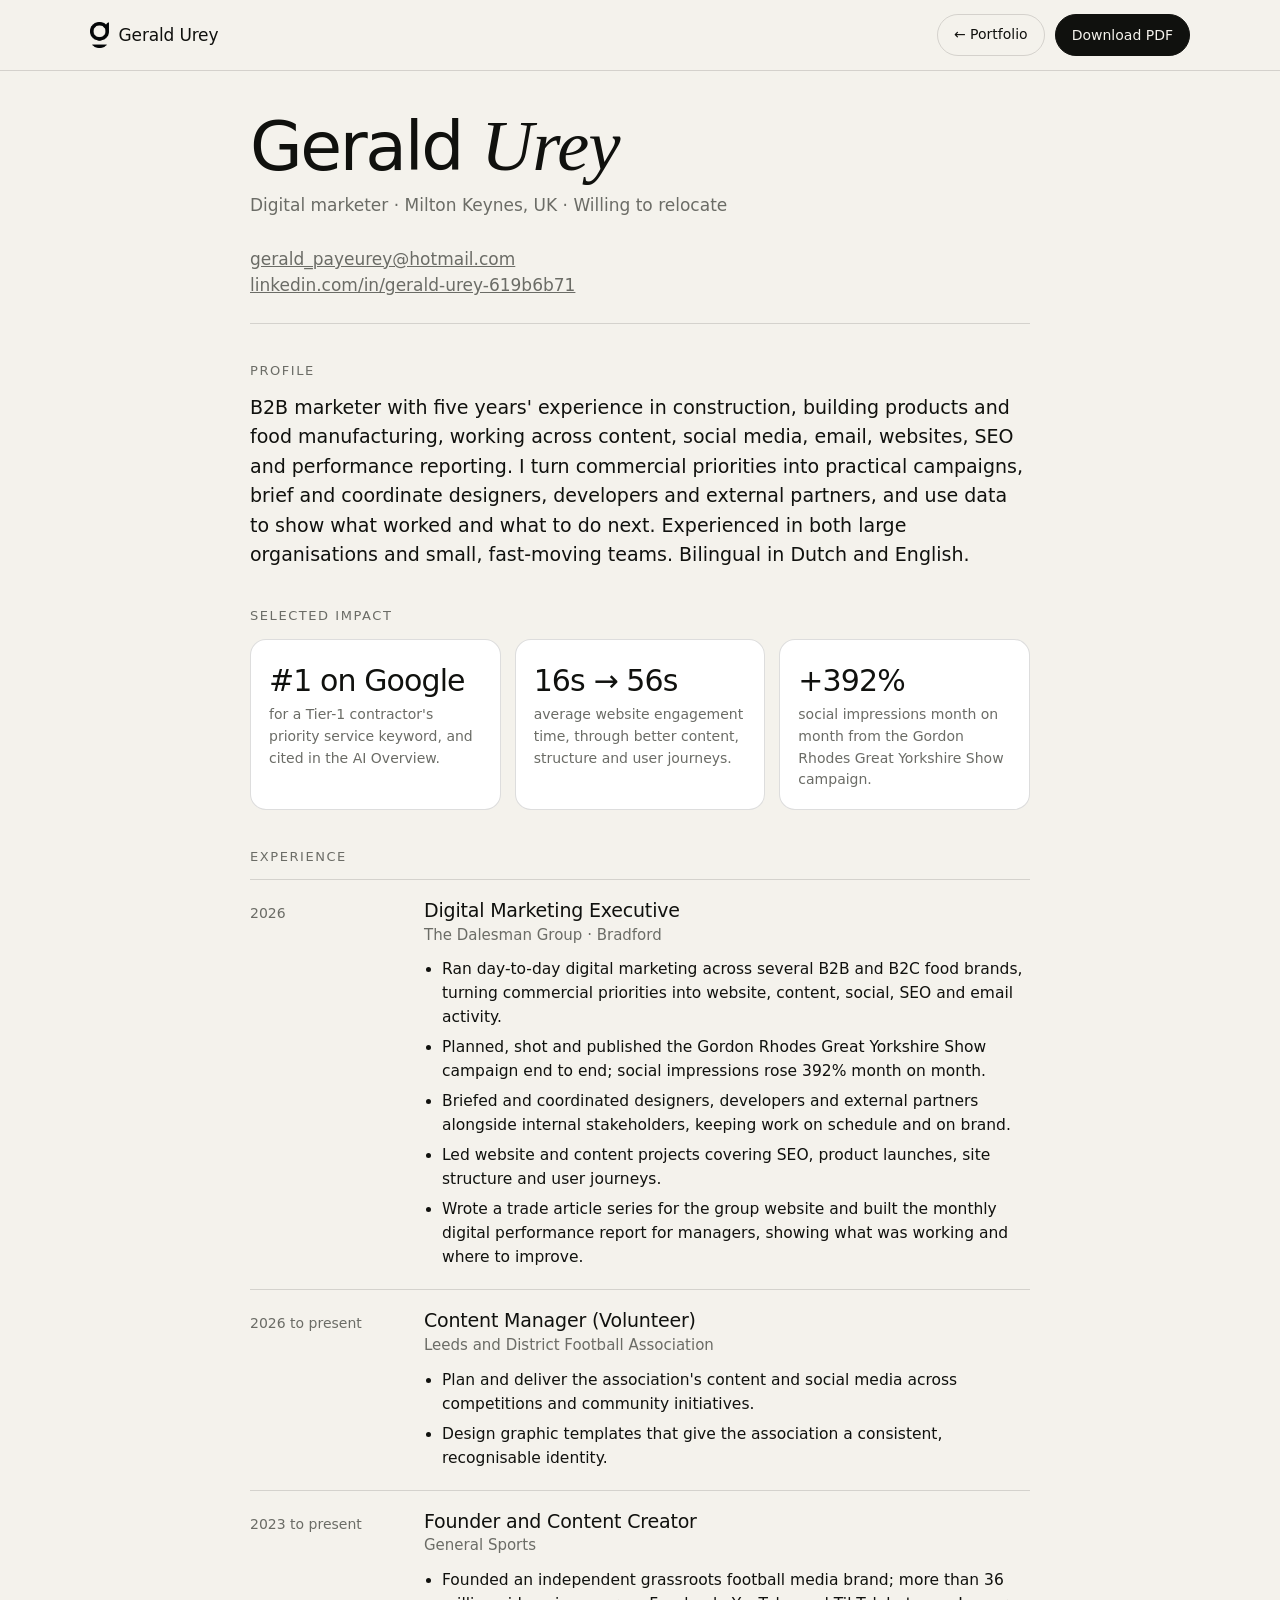
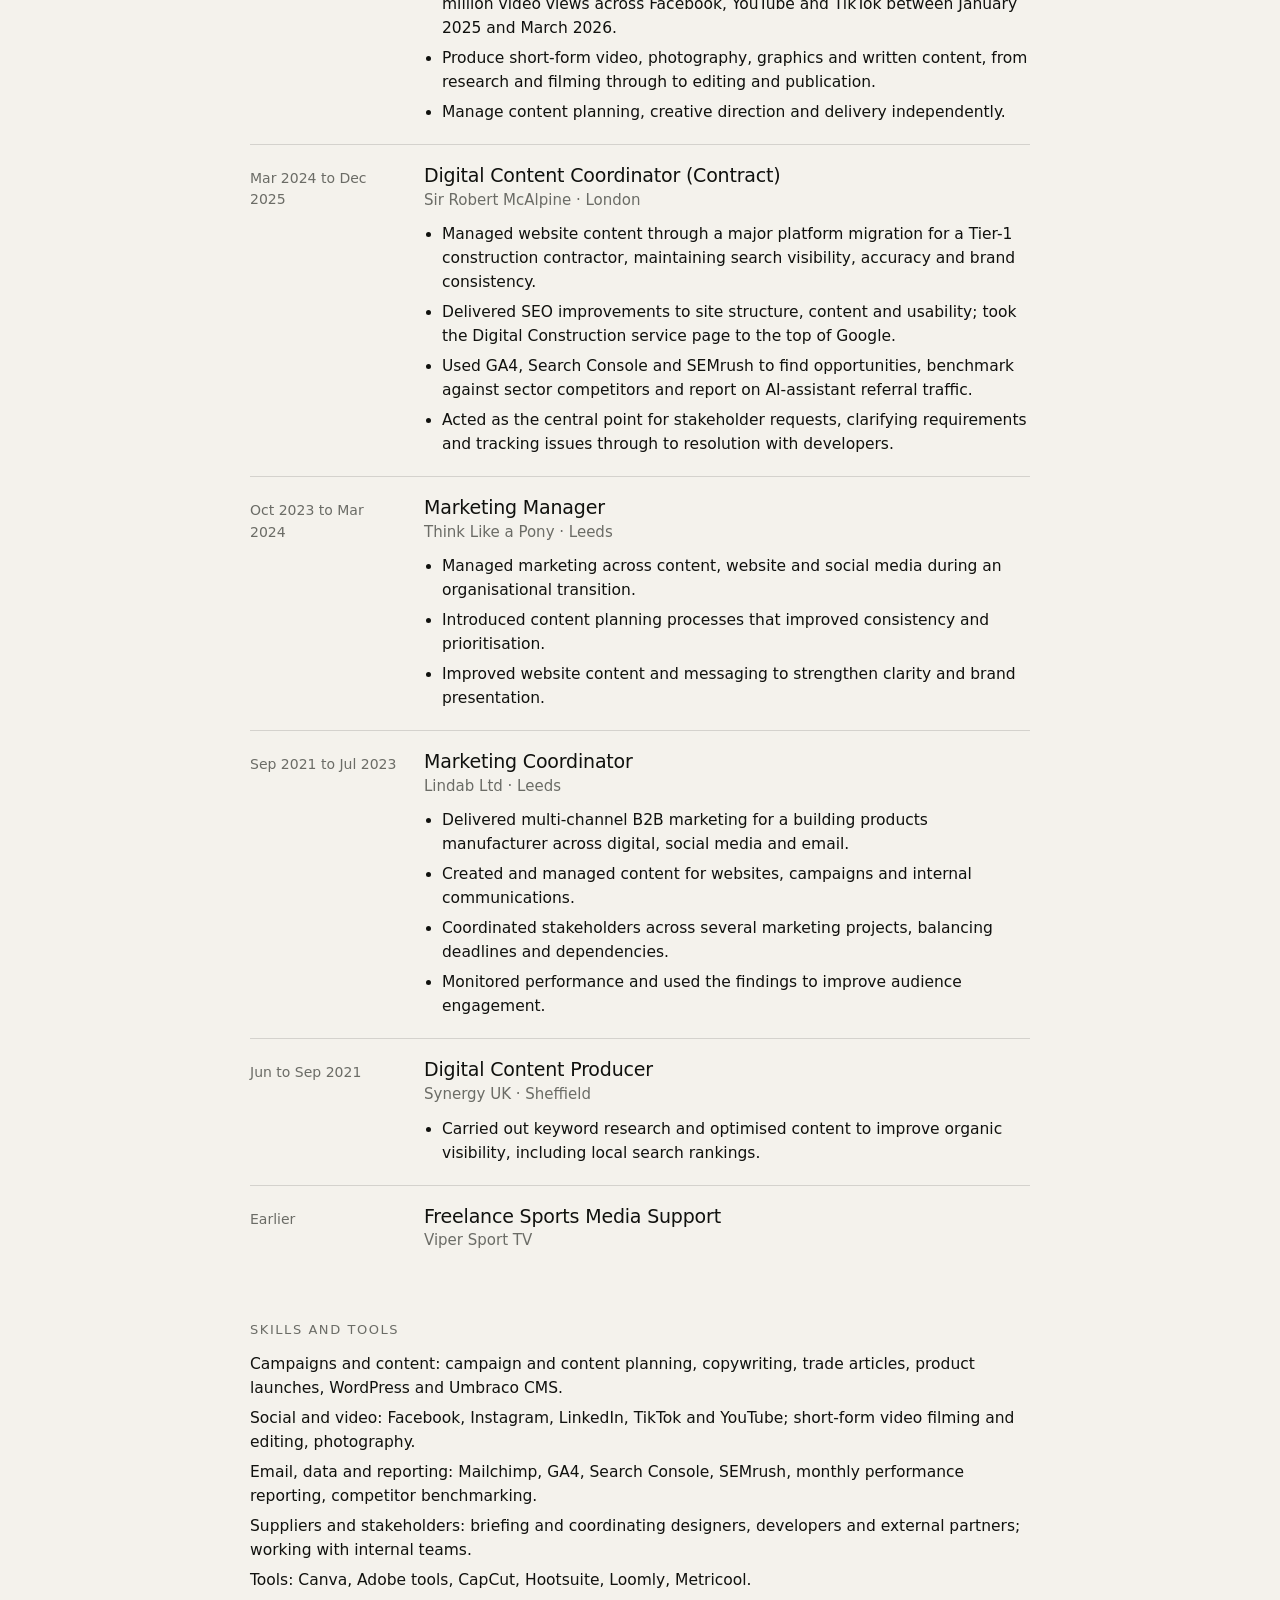
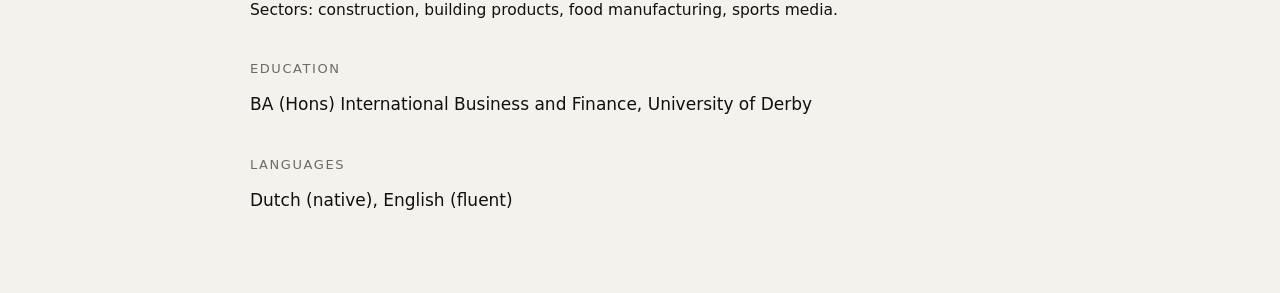
<file: cv.html>
<!doctype html>
<html lang="en-GB">
<head>
<meta charset="utf-8">
<meta name="viewport" content="width=device-width, initial-scale=1">
<meta http-equiv="Content-Security-Policy" content="default-src 'self'; script-src 'self' https://cdnjs.cloudflare.com; style-src 'self' 'unsafe-inline' https://fonts.googleapis.com; font-src https://fonts.gstatic.com; img-src 'self' data:; media-src 'self'; connect-src 'self'; object-src 'none'; base-uri 'self'; form-action 'none'; upgrade-insecure-requests">
<meta name="referrer" content="strict-origin-when-cross-origin">
<title>Gerald Urey | CV</title>
<meta name="description" content="CV of Gerald Urey, digital marketer: SEO, content, campaigns, social and reporting.">
<link rel="icon" href="assets/img/logo.webp">
<link rel="preconnect" href="https://fonts.googleapis.com">
<link rel="preconnect" href="https://fonts.gstatic.com" crossorigin>
<link href="https://fonts.googleapis.com/css2?family=Geist:wght@400;500;600&family=Instrument+Serif:ital@0;1&display=swap" rel="stylesheet">
<link rel="stylesheet" href="css/style.css">
<style>
  .cv { max-width: 860px; margin: 0 auto; padding: 110px var(--gut) 80px; }
  .cv-top { display: flex; justify-content: space-between; align-items: flex-end; gap: 20px; flex-wrap: wrap; padding-bottom: 24px; border-bottom: 1px solid var(--line); }
  .cv h1 { font-size: clamp(40px, 7vw, 68px); }
  .cv-top p { color: var(--muted); margin-top: 8px; }
  .cv h2 { font-size: 13px; letter-spacing: .12em; text-transform: uppercase; color: var(--muted); font-weight: 500; margin: 40px 0 16px; }
  .cv .summary { font-size: 19px; max-width: 64ch; }
  .impact { display: grid; grid-template-columns: repeat(3, 1fr); gap: 14px; }
  .impact div { border: 1px solid var(--line); border-radius: 16px; padding: 18px; background: var(--card); font-size: 14px; color: var(--muted); }
  .impact b { display: block; font-size: 30px; font-weight: 500; letter-spacing: -.03em; color: var(--ink); }
  .job { display: grid; grid-template-columns: 150px 1fr; gap: 6px 24px; padding: 20px 0; border-top: 1px solid var(--line); break-inside: avoid; }
  .job time { color: var(--muted); font-size: 14px; padding-top: 3px; }
  .job h3 { font-size: 19px; letter-spacing: -.01em; }
  .job .org { color: var(--muted); font-size: 15px; margin: 2px 0 10px; }
  .job ul, .skills { padding-left: 18px; font-size: 15.5px; display: grid; gap: 6px; }
  .skills { padding: 0; list-style: none; }
  .skills b { font-weight: 500; }
  @media (max-width: 640px) { .job { grid-template-columns: 1fr; } .impact { grid-template-columns: 1fr; } }
  @media print {
    @page { margin: 14mm; }
    body { background: #fff; font-size: 10.5pt; }
    .nav, .no-print { display: none !important; }
    .cv { padding: 0; max-width: none; }
    .cv h1 { font-size: 30pt; }
    .cv h2 { margin: 18pt 0 8pt; }
    .job { padding: 9pt 0; grid-template-columns: 105pt 1fr; }
    .cv .summary { font-size: 11pt; }
    .impact b { font-size: 16pt; }
    .impact div { padding: 8pt; }
    a { text-decoration: none; }
  }
</style>
</head>
<body>

<header class="nav scrolled">
  <div class="wrap">
    <a class="brand" href="index.html"><img src="assets/img/logo.webp" alt=""><span>Gerald Urey</span></a>
    <div style="display:flex;gap:10px">
      <a class="btn ghost small" href="index.html">← Portfolio</a>
      <button class="btn small" id="print" type="button" style="cursor:pointer;font-family:inherit">Download PDF</button>
    </div>
  </div>
</header>

<!--
  HOW TO EDIT THIS CV
  Change any text below and save the file. Each job is one <article class="job"> block:
  copy a block to add a job, delete a block to remove one.
  "Download PDF" opens the print window: choose "Save as PDF".
-->
<main class="cv">
  <div class="cv-top">
    <div>
      <h1>Gerald <em>Urey</em></h1>
      <p>Digital marketer · Milton Keynes, UK · Willing to relocate</p>
    </div>
    <p><a href="mailto:gerald_payeurey@hotmail.com">gerald_payeurey@hotmail.com</a><br><a href="https://www.linkedin.com/in/gerald-urey-619b6b71/" target="_blank" rel="noopener">linkedin.com/in/gerald-urey-619b6b71</a></p>
  </div>

  <h2>Profile</h2>
  <p class="summary">B2B marketer with five years' experience in construction, building products and food manufacturing, working across content, social media, email, websites, SEO and performance reporting. I turn commercial priorities into practical campaigns, brief and coordinate designers, developers and external partners, and use data to show what worked and what to do next. Experienced in both large organisations and small, fast-moving teams. Bilingual in Dutch and English.</p>

  <h2>Selected impact</h2>
  <div class="impact">
    <div><b>#1 on Google</b>for a Tier-1 contractor's priority service keyword, and cited in the AI Overview.</div>
    <div><b>16s → 56s</b>average website engagement time, through better content, structure and user journeys.</div>
    <div><b>+392%</b>social impressions month on month from the Gordon Rhodes Great Yorkshire Show campaign.</div>
  </div>

  <h2>Experience</h2>

  <article class="job">
    <time>2026</time>
    <div>
      <h3>Digital Marketing Executive</h3>
      <p class="org">The Dalesman Group · Bradford</p>
      <ul>
        <li>Ran day-to-day digital marketing across several B2B and B2C food brands, turning commercial priorities into website, content, social, SEO and email activity.</li>
        <li>Planned, shot and published the Gordon Rhodes Great Yorkshire Show campaign end to end; social impressions rose 392% month on month.</li>
        <li>Briefed and coordinated designers, developers and external partners alongside internal stakeholders, keeping work on schedule and on brand.</li>
        <li>Led website and content projects covering SEO, product launches, site structure and user journeys.</li>
        <li>Wrote a trade article series for the group website and built the monthly digital performance report for managers, showing what was working and where to improve.</li>
      </ul>
    </div>
  </article>

  <article class="job">
    <time>2026 to present</time>
    <div>
      <h3>Content Manager (Volunteer)</h3>
      <p class="org">Leeds and District Football Association</p>
      <ul>
        <li>Plan and deliver the association's content and social media across competitions and community initiatives.</li>
        <li>Design graphic templates that give the association a consistent, recognisable identity.</li>
      </ul>
    </div>
  </article>

  <article class="job">
    <time>2023 to present</time>
    <div>
      <h3>Founder and Content Creator</h3>
      <p class="org">General Sports</p>
      <ul>
        <li>Founded an independent grassroots football media brand; more than 36 million video views across Facebook, YouTube and TikTok between January 2025 and March 2026.</li>
        <li>Produce short-form video, photography, graphics and written content, from research and filming through to editing and publication.</li>
        <li>Manage content planning, creative direction and delivery independently.</li>
      </ul>
    </div>
  </article>

  <article class="job">
    <time>Mar 2024 to Dec 2025</time>
    <div>
      <h3>Digital Content Coordinator (Contract)</h3>
      <p class="org">Sir Robert McAlpine · London</p>
      <ul>
        <li>Managed website content through a major platform migration for a Tier-1 construction contractor, maintaining search visibility, accuracy and brand consistency.</li>
        <li>Delivered SEO improvements to site structure, content and usability; took the Digital Construction service page to the top of Google.</li>
        <li>Used GA4, Search Console and SEMrush to find opportunities, benchmark against sector competitors and report on AI-assistant referral traffic.</li>
        <li>Acted as the central point for stakeholder requests, clarifying requirements and tracking issues through to resolution with developers.</li>
      </ul>
    </div>
  </article>

  <article class="job">
    <time>Oct 2023 to Mar 2024</time>
    <div>
      <h3>Marketing Manager</h3>
      <p class="org">Think Like a Pony · Leeds</p>
      <ul>
        <li>Managed marketing across content, website and social media during an organisational transition.</li>
        <li>Introduced content planning processes that improved consistency and prioritisation.</li>
        <li>Improved website content and messaging to strengthen clarity and brand presentation.</li>
      </ul>
    </div>
  </article>

  <article class="job">
    <time>Sep 2021 to Jul 2023</time>
    <div>
      <h3>Marketing Coordinator</h3>
      <p class="org">Lindab Ltd · Leeds</p>
      <ul>
        <li>Delivered multi-channel B2B marketing for a building products manufacturer across digital, social media and email.</li>
        <li>Created and managed content for websites, campaigns and internal communications.</li>
        <li>Coordinated stakeholders across several marketing projects, balancing deadlines and dependencies.</li>
        <li>Monitored performance and used the findings to improve audience engagement.</li>
      </ul>
    </div>
  </article>

  <article class="job">
    <time>Jun to Sep 2021</time>
    <div>
      <h3>Digital Content Producer</h3>
      <p class="org">Synergy UK · Sheffield</p>
      <ul>
        <li>Carried out keyword research and optimised content to improve organic visibility, including local search rankings.</li>
      </ul>
    </div>
  </article>

  <article class="job">
    <time>Earlier</time>
    <div>
      <h3>Freelance Sports Media Support</h3>
      <p class="org">Viper Sport TV</p>
    </div>
  </article>

  <h2>Skills and tools</h2>
  <ul class="skills">
    <li><b>Campaigns and content:</b> campaign and content planning, copywriting, trade articles, product launches, WordPress and Umbraco CMS.</li>
    <li><b>Social and video:</b> Facebook, Instagram, LinkedIn, TikTok and YouTube; short-form video filming and editing, photography.</li>
    <li><b>Email, data and reporting:</b> Mailchimp, GA4, Search Console, SEMrush, monthly performance reporting, competitor benchmarking.</li>
    <li><b>Suppliers and stakeholders:</b> briefing and coordinating designers, developers and external partners; working with internal teams.</li>
    <li><b>Tools:</b> Canva, Adobe tools, CapCut, Hootsuite, Loomly, Metricool.</li>
    <li><b>Sectors:</b> construction, building products, food manufacturing, sports media.</li>
  </ul>

  <h2>Education</h2>
  <p>BA (Hons) International Business and Finance, University of Derby</p>

  <h2>Languages</h2>
  <p>Dutch (native), English (fluent)</p>
</main>
<script src="js/cv.js"></script>
</body>
</html>
</file>
<file: css/style.css>
/* Gerald Urey portfolio. Edit colours and fonts here. */
:root {
  --paper: #f4f2ec;
  --ink: #10110e;
  --muted: #6b6c66;
  --line: rgba(16, 17, 14, .14);
  --accent: #ff4f1f;
  --card: #ffffff;
  --dark: #10110e;
  --dark-2: #1a1b17;
  --on-dark: #f4f2ec;
  --on-dark-muted: #a3a49c;
  --line-dark: rgba(244, 242, 236, .16);
  --sans: "Geist", system-ui, -apple-system, "Segoe UI", sans-serif;
  --serif: "Instrument Serif", Georgia, serif;
  --wrap: 1180px;
  --gut: clamp(16px, 4vw, 40px);
}
* { box-sizing: border-box; margin: 0; }
html { scroll-behavior: smooth; -webkit-text-size-adjust: 100%; }
body { background: var(--paper); color: var(--ink); font-family: var(--sans); font-size: 17px; line-height: 1.55; -webkit-font-smoothing: antialiased; overflow-x: hidden; }
img, video { max-width: 100%; display: block; }
a { color: inherit; }
.wrap { max-width: var(--wrap); margin: 0 auto; padding: 0 var(--gut); }
em, .serif { font-family: var(--serif); font-style: italic; font-weight: 400; letter-spacing: -.01em; }
.eyebrow { font-size: 13px; letter-spacing: .12em; text-transform: uppercase; color: var(--muted); font-weight: 500; }
h1, h2, h3 { font-weight: 500; letter-spacing: -.035em; line-height: 1.02; text-wrap: balance; }
h1 { font-size: clamp(44px, 8.4vw, 124px); }
h2 { font-size: clamp(34px, 5.4vw, 76px); }
h3 { font-size: clamp(22px, 2.4vw, 30px); letter-spacing: -.02em; line-height: 1.15; }
h1 em, h2 em { font-size: 1.06em; }
p { text-wrap: pretty; }
.lede { font-size: clamp(18px, 1.7vw, 22px); color: var(--muted); max-width: 46ch; }
:focus-visible { outline: 2px solid var(--accent); outline-offset: 3px; border-radius: 4px; }

/* Nav */
.nav { position: fixed; inset: 0 0 auto 0; z-index: 50; padding: 14px 0; transition: background .3s, border-color .3s; border-bottom: 1px solid transparent; }
.nav.scrolled { background: rgba(244, 242, 236, .82); backdrop-filter: blur(14px); -webkit-backdrop-filter: blur(14px); border-color: var(--line); }
.nav .wrap { display: flex; align-items: center; justify-content: space-between; gap: 20px; }
.brand { display: flex; align-items: center; gap: 10px; text-decoration: none; font-weight: 500; letter-spacing: -.01em; }
.brand img { height: 26px; width: auto; }
.nav-links { display: flex; gap: 26px; font-size: 15px; }
.nav-links a { text-decoration: none; color: var(--muted); transition: color .2s; }
.nav-links a:hover { color: var(--ink); }
@media (max-width: 820px) { .nav-links { display: none; } }

/* Buttons */
.btn { display: inline-flex; align-items: center; gap: 10px; padding: 13px 22px; border-radius: 999px; background: var(--ink); color: var(--paper); text-decoration: none; font-weight: 500; font-size: 16px; border: 1px solid var(--ink); transition: transform .25s, background .25s, color .25s; }
.btn:hover { transform: translateY(-2px); background: var(--accent); border-color: var(--accent); color: #fff; }
.btn .arr { transition: transform .25s; }
.btn:hover .arr { transform: translateX(4px); }
.btn.ghost { background: transparent; color: var(--ink); border-color: var(--line); }
.btn.ghost:hover { background: var(--ink); color: var(--paper); border-color: var(--ink); }
.btn.small { padding: 9px 16px; font-size: 14px; }
.dark .btn { background: var(--on-dark); color: var(--ink); border-color: var(--on-dark); }
.dark .btn:hover { background: var(--accent); border-color: var(--accent); color: #fff; }

/* Hero */
.hero { min-height: 100svh; display: flex; flex-direction: column; justify-content: flex-end; padding: 120px 0 clamp(36px, 6vw, 72px); }
.pill { display: inline-flex; align-items: center; gap: 10px; font-size: 14px; padding: 7px 14px; border: 1px solid var(--line); border-radius: 999px; margin-bottom: clamp(22px, 3vw, 36px); background: rgba(255, 255, 255, .5); }
.pill i { width: 8px; height: 8px; border-radius: 50%; background: #2fb66a; box-shadow: 0 0 0 0 rgba(47, 182, 106, .5); animation: pulse 2.2s infinite; }
@keyframes pulse { 70% { box-shadow: 0 0 0 9px rgba(47, 182, 106, 0); } 100% { box-shadow: 0 0 0 0 rgba(47, 182, 106, 0); } }
.hero h1 .line { display: block; overflow: hidden; padding-bottom: .08em; }
.hero h1 .line span { display: inline-block; }
.hero-foot { display: grid; grid-template-columns: 1fr auto; gap: 28px; align-items: end; margin-top: clamp(28px, 4vw, 52px); padding-top: 26px; border-top: 1px solid var(--line); }
.hero-cta { display: flex; gap: 12px; flex-wrap: wrap; }
@media (max-width: 720px) { .hero-foot { grid-template-columns: 1fr; } }

/* Proof strip */
.proof { border-block: 1px solid var(--line); }
.proof .wrap { display: grid; grid-template-columns: repeat(4, 1fr); }
.stat { padding: clamp(24px, 3vw, 44px) clamp(18px, 3vw, 40px); border-left: 1px solid var(--line); }
.stat:first-child { border-left: 0; padding-left: 0; }
.stat b { display: block; font-size: clamp(32px, 3.8vw, 52px); font-weight: 500; letter-spacing: -.04em; line-height: 1; font-variant-numeric: tabular-nums; }
.stat > span { display: block; margin-top: 12px; font-size: 14px; color: var(--muted); max-width: 22ch; }
@media (max-width: 820px) { .proof .wrap { grid-template-columns: 1fr 1fr; } .stat:nth-child(3) { border-left: 0; padding-left: 0; } .stat:nth-child(n+3) { border-top: 1px solid var(--line); } }

/* Sections */
section { padding: clamp(72px, 10vw, 150px) 0; }
.sec-head { display: grid; grid-template-columns: 1fr 1fr; gap: clamp(20px, 4vw, 60px); align-items: end; margin-bottom: clamp(36px, 5vw, 72px); }
.sec-head .lede { justify-self: end; }
@media (max-width: 820px) { .sec-head { grid-template-columns: 1fr; } .sec-head .lede { justify-self: start; } }
.dark { background: var(--dark); color: var(--on-dark); }
.dark .eyebrow, .dark .lede, .dark .muted { color: var(--on-dark-muted); }
.muted { color: var(--muted); }

/* Case chapters */
.case-meta { display: flex; flex-wrap: wrap; gap: 8px 10px; margin: 18px 0 0; padding: 0; list-style: none; }
.case-meta li { font-size: 13px; padding: 5px 12px; border: 1px solid var(--line); border-radius: 999px; }
.dark .case-meta li { border-color: var(--line-dark); }
.num { font-family: var(--serif); font-style: italic; font-size: clamp(20px, 2vw, 26px); color: var(--accent); }
.story { display: grid; grid-template-columns: repeat(12, 1fr); gap: clamp(14px, 1.6vw, 22px); }
.panel { grid-column: span 6; background: var(--card); border: 1px solid var(--line); border-radius: 22px; padding: clamp(20px, 2.6vw, 34px); display: flex; flex-direction: column; gap: 16px; min-width: 0; }
.dark .panel { background: var(--dark-2); border-color: var(--line-dark); }
.panel.w4 { grid-column: span 4; } .panel.w8 { grid-column: span 8; } .panel.w12 { grid-column: span 12; } .panel.w5 { grid-column: span 5; } .panel.w7 { grid-column: span 7; }
@media (max-width: 900px) { .panel, .panel.w4, .panel.w8, .panel.w5, .panel.w7 { grid-column: span 12; } }
.panel .k { font-size: 13px; letter-spacing: .1em; text-transform: uppercase; color: var(--muted); }
.dark .panel .k { color: var(--on-dark-muted); }
.panel .big { font-size: clamp(44px, 6vw, 88px); font-weight: 500; letter-spacing: -.045em; line-height: .95; font-variant-numeric: tabular-nums; }
.panel .take { margin-top: auto; padding-top: 16px; border-top: 1px solid var(--line); font-size: 15px; color: var(--muted); }
.dark .panel .take { border-color: var(--line-dark); color: var(--on-dark-muted); }
.take strong { color: var(--ink); font-weight: 500; } .dark .take strong { color: var(--on-dark); }

/* Charts */
.bars { display: grid; gap: 12px; }
.bar-row { display: grid; grid-template-columns: 130px 1fr 64px; gap: 12px; align-items: center; font-size: 14px; }
.bar-row .track { height: 12px; border-radius: 99px; background: rgba(16, 17, 14, .07); overflow: hidden; }
.dark .bar-row .track { background: rgba(244, 242, 236, .09); }
.bar-row .fill { height: 100%; width: var(--w); border-radius: 99px; background: var(--ink); transform-origin: left; }
.dark .bar-row .fill { background: var(--on-dark); }
.bar-row .fill.hot { background: var(--accent); }
.bar-row b { font-weight: 500; text-align: right; font-variant-numeric: tabular-nums; }
@media (max-width: 480px) { .bar-row { grid-template-columns: 96px 1fr 56px; font-size: 13px; } }
.cols { display: flex; align-items: flex-end; gap: 6px; height: 170px; }
.cols i { flex: 1; height: var(--h); background: rgba(244, 242, 236, .2); border-radius: 6px 6px 2px 2px; transform-origin: bottom; position: relative; }
.cols i.hot { background: var(--accent); }
.cols i.hot::after { content: "SRM 92%"; position: absolute; left: 0; top: -26px; font-style: normal; font-size: 13px; white-space: nowrap; color: var(--on-dark); }
.stack { display: flex; height: 44px; border-radius: 12px; overflow: hidden; gap: 3px; }
.stack i { width: var(--w); background: rgba(244, 242, 236, .22); transform-origin: left; }
.stack i:first-child { background: var(--accent); }
.legend { display: flex; flex-wrap: wrap; gap: 6px 18px; font-size: 14px; color: var(--on-dark-muted); padding: 0; list-style: none; }
.legend b { color: var(--on-dark); font-weight: 500; }
.steps { display: grid; grid-template-columns: repeat(3, 1fr); gap: 0; counter-reset: s; }
.steps div { padding: 18px 18px 0 0; border-top: 2px solid var(--line-dark); position: relative; }
.steps div::before { content: ""; position: absolute; top: -7px; left: 0; width: 12px; height: 12px; border-radius: 50%; background: var(--on-dark); }
.steps div:last-child { border-color: var(--accent); } .steps div:last-child::before { background: var(--accent); }
.steps small { display: block; font-size: 13px; color: var(--on-dark-muted); margin-bottom: 6px; }
.steps b { font-weight: 500; font-size: clamp(17px, 1.8vw, 22px); letter-spacing: -.02em; line-height: 1.2; display: block; }
@media (max-width: 560px) { .steps { grid-template-columns: 1fr; gap: 22px; } }
.versus { display: flex; align-items: flex-end; gap: 14px; height: 190px; }
.versus div { flex: 1; display: flex; flex-direction: column; justify-content: flex-end; gap: 8px; height: 100%; font-size: 14px; color: var(--on-dark-muted); }
.versus i { display: block; height: var(--h); border-radius: 12px; background: rgba(244, 242, 236, .2); transform-origin: bottom; }
.versus div:last-child i { background: var(--accent); }
.versus b { color: var(--on-dark); font-size: 26px; font-weight: 500; letter-spacing: -.03em; }

/* Media */
.shots { display: grid; grid-template-columns: repeat(3, 1fr); gap: clamp(10px, 1.4vw, 18px); margin-top: clamp(14px, 1.6vw, 22px); }
.shots.four { grid-template-columns: repeat(4, 1fr); }
@media (max-width: 820px) { .shots, .shots.four { grid-template-columns: 1fr 1fr; } }
figure { margin: 0; }
.shot { border-radius: 18px; overflow: hidden; background: #e7e4dc; position: relative; aspect-ratio: 1; }
.shot.tall { aspect-ratio: 9 / 16; } .shot.wide { aspect-ratio: 16 / 10; grid-column: span 2; }
.shot img, .shot video { width: 100%; height: 100%; object-fit: cover; transition: transform .8s cubic-bezier(.2, .7, .2, 1); }
.shot:hover img { transform: scale(1.04); }
.shot figcaption { position: absolute; left: 10px; bottom: 10px; font-size: 12px; padding: 5px 10px; border-radius: 99px; background: rgba(16, 17, 14, .72); color: #fff; backdrop-filter: blur(6px); }
.shot .play { position: absolute; right: 10px; top: 10px; width: 38px; height: 38px; border-radius: 50%; border: 0; background: rgba(255, 255, 255, .92); color: #10110e; cursor: pointer; font-size: 13px; display: grid; place-items: center; }

/* Lists */
.rows { border-top: 1px solid var(--line); }
.rows a { display: grid; grid-template-columns: 110px 1fr auto; gap: 18px; align-items: baseline; padding: 20px 0; border-bottom: 1px solid var(--line); text-decoration: none; transition: padding .3s, color .3s; }
.rows a:hover { padding-left: 14px; color: var(--accent); }
.rows small { color: var(--muted); font-size: 13px; letter-spacing: .06em; text-transform: uppercase; }
.rows span { font-size: clamp(18px, 2vw, 24px); letter-spacing: -.02em; line-height: 1.2; }
@media (max-width: 600px) { .rows a { grid-template-columns: 1fr auto; } .rows small { grid-column: 1 / -1; } }
.dark .rows, .dark .rows a { border-color: var(--line-dark); }
.dark .rows small { color: var(--on-dark-muted); }
.grid3 { display: grid; grid-template-columns: repeat(3, 1fr); gap: clamp(14px, 1.6vw, 22px); }
@media (max-width: 900px) { .grid3 { grid-template-columns: 1fr; } }
.cap { padding: 26px 0 0; border-top: 1px solid var(--line); }
.dark .cap { border-color: var(--line-dark); }
.cap h3 { margin-bottom: 10px; }
.cap p { color: var(--muted); font-size: 16px; } .dark .cap p { color: var(--on-dark-muted); }

/* Photo slider */
.slider { display: flex; gap: clamp(10px, 1.4vw, 18px); overflow-x: auto; scroll-snap-type: x mandatory; scrollbar-width: none; border-radius: 18px; }
.slider::-webkit-scrollbar { display: none; }
.slider figure { flex: 0 0 min(86%, 860px); aspect-ratio: 3 / 2; scroll-snap-align: start; border-radius: 18px; overflow: hidden; background: #e7e4dc; }
.slider img { width: 100%; height: 100%; object-fit: cover; }
.slider-nav { display: flex; align-items: center; justify-content: flex-end; gap: 10px; margin-top: 16px; }
.slider-count { margin-right: auto; font-size: 14px; color: var(--muted); font-variant-numeric: tabular-nums; }
.slider-nav button { width: 46px; height: 46px; border-radius: 50%; border: 1px solid var(--line); background: transparent; color: var(--ink); font-size: 18px; cursor: pointer; transition: background .25s, color .25s, opacity .25s; }
.slider-nav button:hover { background: var(--ink); color: var(--paper); }
.slider-nav button:disabled { opacity: .3; pointer-events: none; }

/* About */
.about { display: grid; grid-template-columns: 5fr 7fr; gap: clamp(24px, 5vw, 80px); align-items: center; }
.about img { border-radius: 24px; aspect-ratio: 4 / 5; object-fit: cover; object-position: center top; width: 100%; }
.about p + p { margin-top: 16px; }
@media (max-width: 820px) { .about { grid-template-columns: 1fr; } .about img { max-width: 380px; } }

/* Contact */
.contact { text-align: center; }
.contact h2 { font-size: clamp(48px, 10vw, 150px); }
.contact a.mail { display: inline-block; margin-top: 28px; font-size: clamp(18px, 2.6vw, 30px); text-underline-offset: 6px; text-decoration-thickness: 1px; overflow-wrap: anywhere; }
.contact a.mail:hover { color: var(--accent); }
footer { padding: 28px 0 40px; font-size: 14px; color: var(--on-dark-muted); background: var(--dark); border-top: 1px solid var(--line-dark); }
footer .wrap { display: flex; justify-content: space-between; gap: 16px; flex-wrap: wrap; }
footer nav { display: flex; gap: 20px; flex-wrap: wrap; }
footer a { text-decoration: none; } footer a:hover { color: var(--on-dark); }

@media (prefers-reduced-motion: reduce) { html { scroll-behavior: auto; } .pill i { animation: none; } }

/* Lightbox: click any photo, graphic or video to view it full size */
.zoomable { cursor: zoom-in; }
html:has(.lightbox[open]) { overflow: hidden; }
.lightbox { border: 0; padding: 0; margin: 0; width: 100vw; height: 100vh; height: 100dvh; max-width: none; max-height: none; background: rgba(10, 11, 9, .95); color: #fff; }
.lightbox::backdrop { background: rgba(10, 11, 9, .6); }
.lightbox[open] { display: grid; grid-template-rows: minmax(0, 1fr) auto; animation: lb-in .25s ease; }
@keyframes lb-in { from { opacity: 0; } }
.lb-stage { display: grid; place-items: center; padding: 70px 84px 10px; min-height: 0; }
.lb-stage img, .lb-stage video { display: block; max-width: calc(100vw - 168px); max-height: calc(100dvh - 130px); width: auto; height: auto; object-fit: contain; border-radius: 12px; cursor: auto; }
.lb-cap { text-align: center; font-size: 14px; color: rgba(255, 255, 255, .75); padding: 4px var(--gut) 22px; min-height: 48px; }
.lightbox button { position: absolute; width: 46px; height: 46px; border-radius: 50%; border: 1px solid rgba(255, 255, 255, .3); background: rgba(16, 17, 14, .6); color: #fff; font-size: 18px; cursor: pointer; transition: background .25s, color .25s; }
.lightbox button:hover { background: #fff; color: var(--ink); }
.lb-close { top: 16px; right: 16px; font-size: 24px; }
.lb-prev, .lb-next { top: 50%; transform: translateY(-50%); }
.lb-prev { left: 20px; } .lb-next { right: 20px; }
.lightbox.single .lb-prev, .lightbox.single .lb-next { display: none; }
@media (max-width: 640px) {
  .lb-stage { padding: 66px 12px 10px; }
  .lb-stage img, .lb-stage video { max-width: calc(100vw - 24px); max-height: calc(100dvh - 190px); }
  .lb-prev, .lb-next { top: auto; bottom: 18px; transform: none; }
  .lb-prev { left: calc(50% - 56px); } .lb-next { right: calc(50% - 56px); }
  .lb-cap { padding-bottom: 80px; }
}
@media (prefers-reduced-motion: reduce) { .lightbox[open] { animation: none; } }

/* YouTube link tile (opens the video on YouTube) */
.shot.yt { display: block; color: #fff; text-decoration: none; }
.shot.yt .play { pointer-events: none; width: 64px; height: 64px; font-size: 20px; top: 50%; left: 50%; right: auto; transform: translate(-50%, -50%); }
.shot.yt .yt-cap { position: absolute; left: 10px; bottom: 10px; font-size: 12px; padding: 5px 10px; border-radius: 99px; background: rgba(16, 17, 14, .72); backdrop-filter: blur(6px); }
.shot.yt:hover img { transform: scale(1.04); }
</file>
